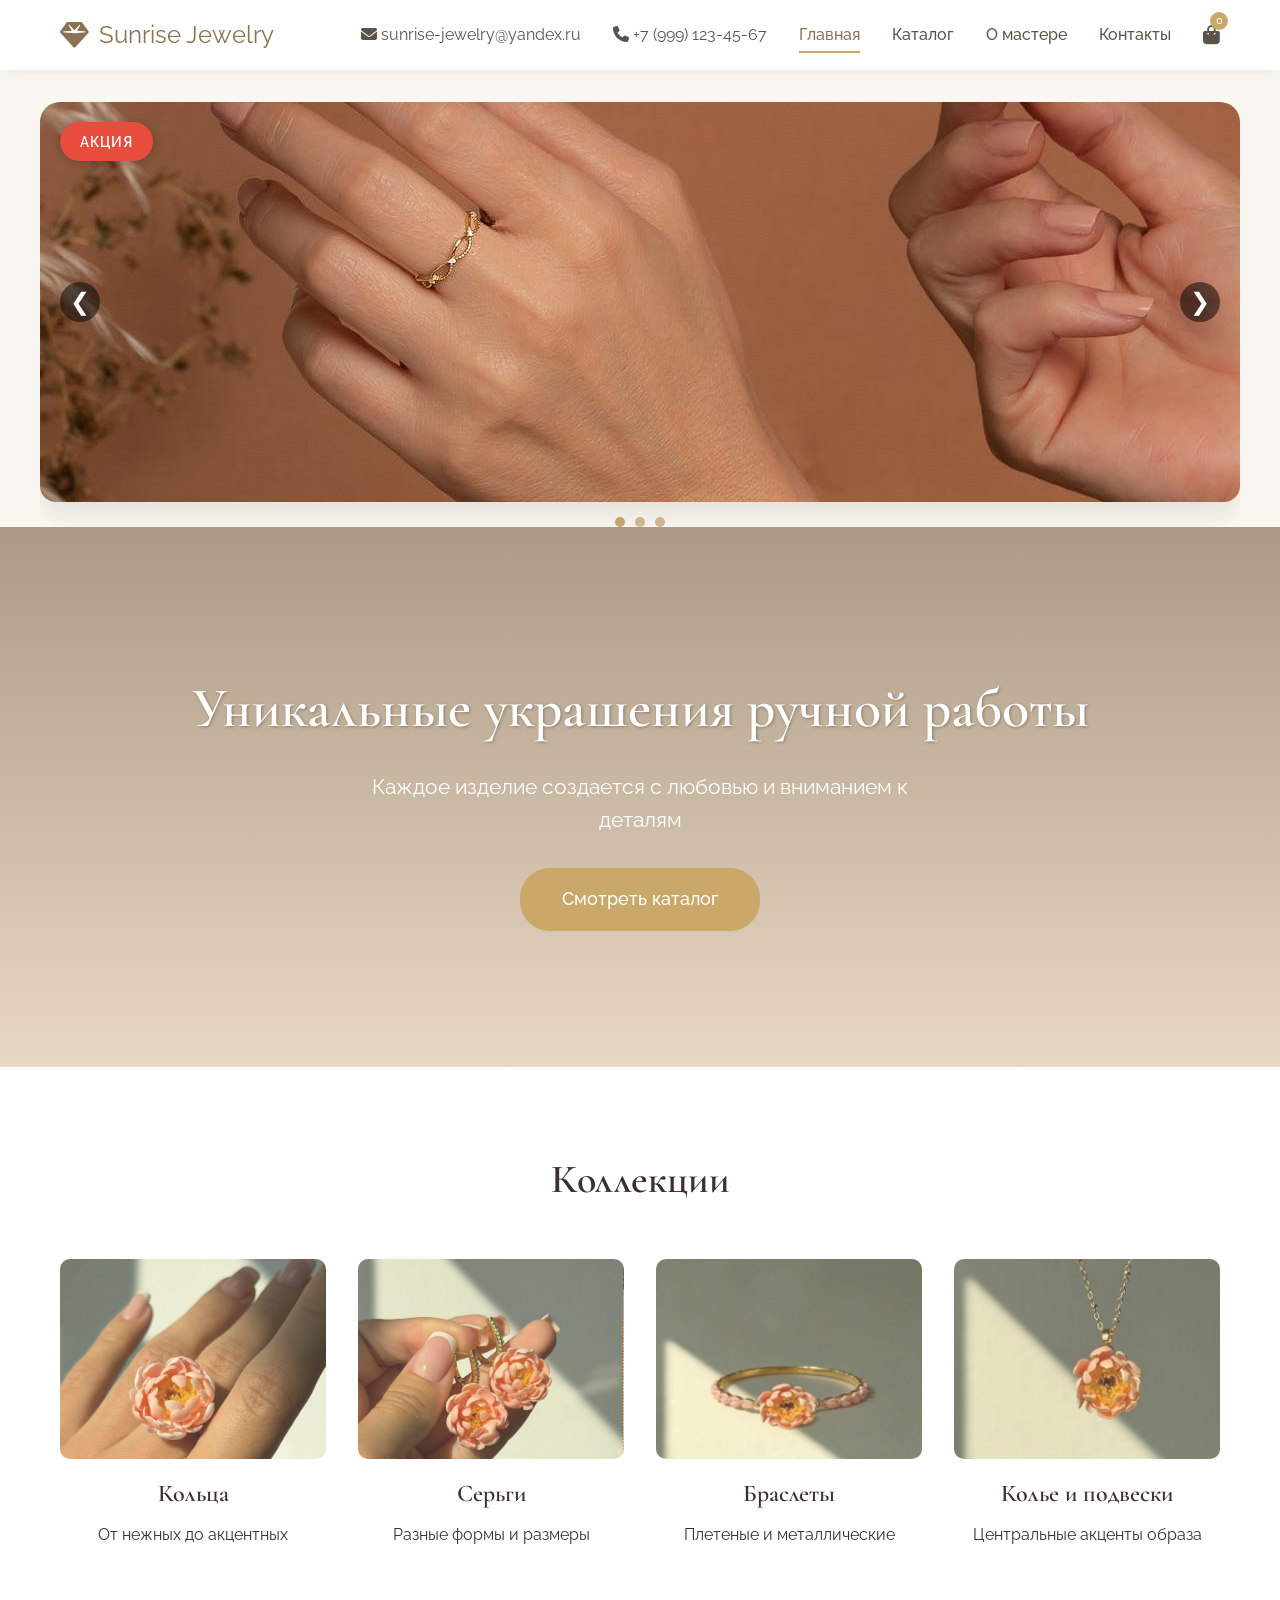
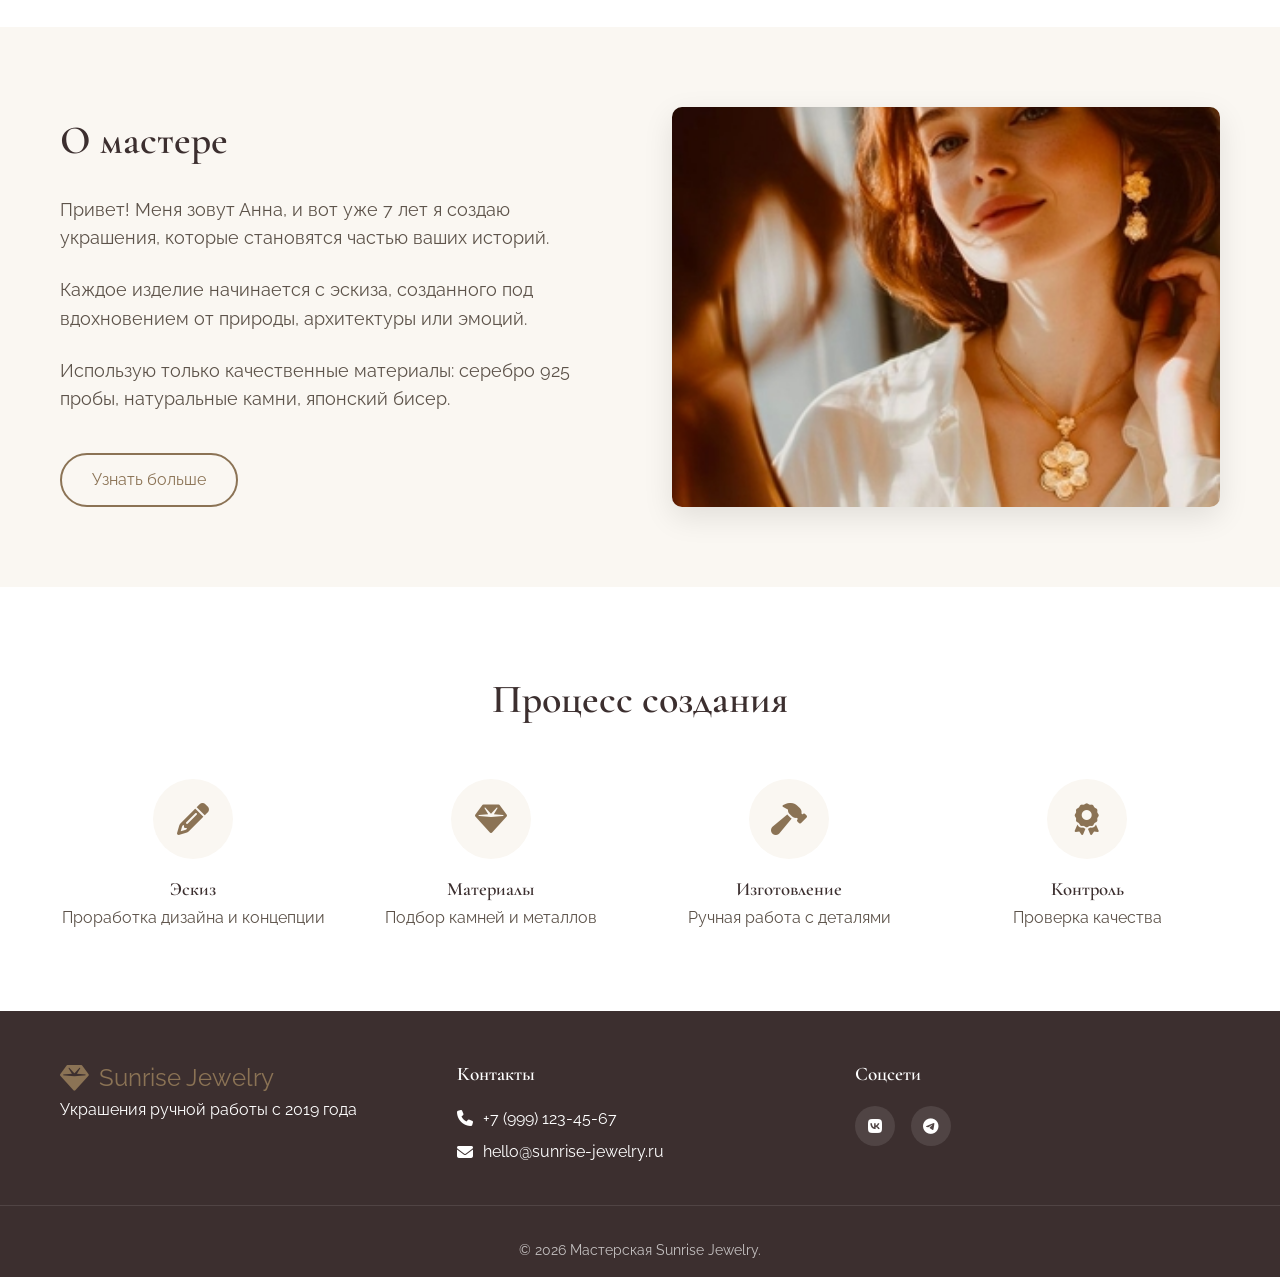
<file: index.html>
<!DOCTYPE html>
<html lang="ru">
<head>
    <meta charset="UTF-8">
    <meta name="viewport" content="width=device-width, initial-scale=1.0">
    <title>Sunrise Jewelry - Украшения ручной работы</title>
    <link rel="stylesheet" href="style.css">
    <link rel="stylesheet" href="https://cdnjs.cloudflare.com/ajax/libs/font-awesome/6.4.0/css/all.min.css">
    <link href="https://fonts.googleapis.com/css2?family=Cormorant+Garamond:wght@400;600&family=Raleway:wght@300;400;500&display=swap" rel="stylesheet">
</head>
<body>
    <!-- Навигация -->
    <nav class="navbar">
        <div class="container">
            <div class="logo">
                <i class="fas fa-gem"></i>
                <span>Sunrise Jewelry</span>
            </div>
            <div class="nav-links">
		<p><i class="fas fa-envelope"></i>  sunrise-jewelry@yandex.ru
		<p><i class="fas fa-phone"></i> +7 (999) 123-45-67</p>
                <a href="index.html" class="active">Главная</a>
                <a href="catalog.html">Каталог</a>
                <a href="about.html">О мастере</a>
                <a href="contacts.html">Контакты</a>
                <a href="cart.html" class="cart-btn">
                    <i class="fas fa-shopping-bag"></i>
                    <span class="cart-count" id="cart-count">0</span>
                </a>
            </div>
        </div>
    </nav>
<!-- Слайдер -->
<section class="slider-container">
    <a href="catalog.html?sale=true" style="text-decoration: none; display: block;">
        <div class="slider">
            <div class="slider-wrapper">
                <div class="slide">
                    <img src="img/10.jpg" alt="Украшение 1">
                    <div class="slider-badge">Акция</div>
                </div>
                <div class="slide">
                    <img src="img/11.jpg" alt="Украшение 2">
                    <div class="slider-badge">Акция</div>
                </div>
                <div class="slide">
                    <img src="img/12.jpg" alt="Украшение 3">
                    <div class="slider-badge">Акция</div>
                </div>
            </div>
            <button class="slider-btn prev">&#10094;</button>
            <button class="slider-btn next">&#10095;</button>
        </div>
    </a>
    <div class="slider-dots"></div>
</section>
    <!-- Герой-секция -->
    <header class="hero">
        <div class="hero-overlay">
            <div class="container">
                <h1>Уникальные украшения ручной работы</h1>
                <p>Каждое изделие создается с любовью и вниманием к деталям</p>
                <a href="catalog.html" class="btn-hero">Смотреть каталог</a>
            </div>
        </div>
    </header>

    <!-- Категории -->
    <section class="categories">
        <div class="container">
            <h2>Коллекции</h2>
            <div class="categories-grid">
                <a href="catalog.html?category=rings" class="category-card">
                    <div class="category-img rings"></div>
                    <h3>Кольца</h3>
                    <p>От нежных до акцентных</p>
                </a>
                <a href="catalog.html?category=earrings" class="category-card">
                    <div class="category-img earrings"></div>
                    <h3>Серьги</h3>
                    <p>Разные формы и размеры</p>
                </a>
                <a href="catalog.html?category=bracelets" class="category-card">
                    <div class="category-img bracelets"></div>
                    <h3>Браслеты</h3>
                    <p>Плетеные и металлические</p>
                </a>
                <a href="catalog.html?category=necklaces" class="category-card">
                    <div class="category-img necklaces"></div>
                    <h3>Колье и подвески</h3>
                    <p>Центральные акценты образа</p>
                </a>
            </div>
        </div>
    </section>

    <!-- О мастере -->
    <section class="about">
        <div class="container">
            <div class="about-content">
                <div class="about-text">
                    <h2>О мастере</h2>
                    <p>Привет! Меня зовут Анна, и вот уже 7 лет я создаю украшения, которые становятся частью ваших историй.</p>
                    <p>Каждое изделие начинается с эскиза, созданного под вдохновением от природы, архитектуры или эмоций.</p>
                    <p>Использую только качественные материалы: серебро 925 пробы, натуральные камни, японский бисер.</p>
                    <a href="about.html" class="btn-about">Узнать больше</a>
                </div>
                <div class="about-image">
                    <img src="img/1.jpg" alt="Фото мастера" style="width:100%; height:100%; object-fit:cover; border-radius:10px;">
                </div>
            </div>
        </div>
    </section>

    <!-- Процесс создания -->
    <section class="process">
        <div class="container">
            <h2>Процесс создания</h2>
            <div class="process-steps">
                <div class="step">
                    <div class="step-icon">
                        <i class="fas fa-pencil-alt"></i>
                    </div>
                    <h3>Эскиз</h3>
                    <p>Проработка дизайна и концепции</p>
                </div>
                <div class="step">
                    <div class="step-icon">
                        <i class="fas fa-gem"></i>
                    </div>
                    <h3>Материалы</h3>
                    <p>Подбор камней и металлов</p>
                </div>
                <div class="step">
                    <div class="step-icon">
                        <i class="fas fa-hammer"></i>
                    </div>
                    <h3>Изготовление</h3>
                    <p>Ручная работа с деталями</p>
                </div>
                <div class="step">
                    <div class="step-icon">
                        <i class="fas fa-award"></i>
                    </div>
                    <h3>Контроль</h3>
                    <p>Проверка качества</p>
                </div>
            </div>
        </div>
    </section>

    <!-- Футер -->
    <footer>
        <div class="container">
            <div class="footer-content">
                <div class="footer-section">
                    <div class="logo">
                        <i class="fas fa-gem"></i>
                        <span>Sunrise Jewelry</span>
                    </div>
                    <p>Украшения ручной работы с 2019 года</p>
                </div>
                <div class="footer-section">
                    <h4>Контакты</h4>
                    <p><i class="fas fa-phone"></i> +7 (999) 123-45-67</p>
                    <p><i class="fas fa-envelope"></i> hello@sunrise-jewelry.ru</p>
                </div>
                <div class="footer-section">
                    <h4>Соцсети</h4>
                    <div class="social-links">
                        <a href="https://vk.com/sterlitamak_adm"><i class="fab fa-vk"></i></a>
                        <a href="https://t.me/sterlitamakadm"><i class="fab fa-telegram"></i></a>
                    </div>
                </div>
                </div>
            </div>
            <div class="footer-bottom">
                <p>&copy; 2026 Мастерская Sunrise Jewelry.</p>
            </div>
        </div>
    </footer>

    <script src="index.js"></script>
</body>
</html>
</file>
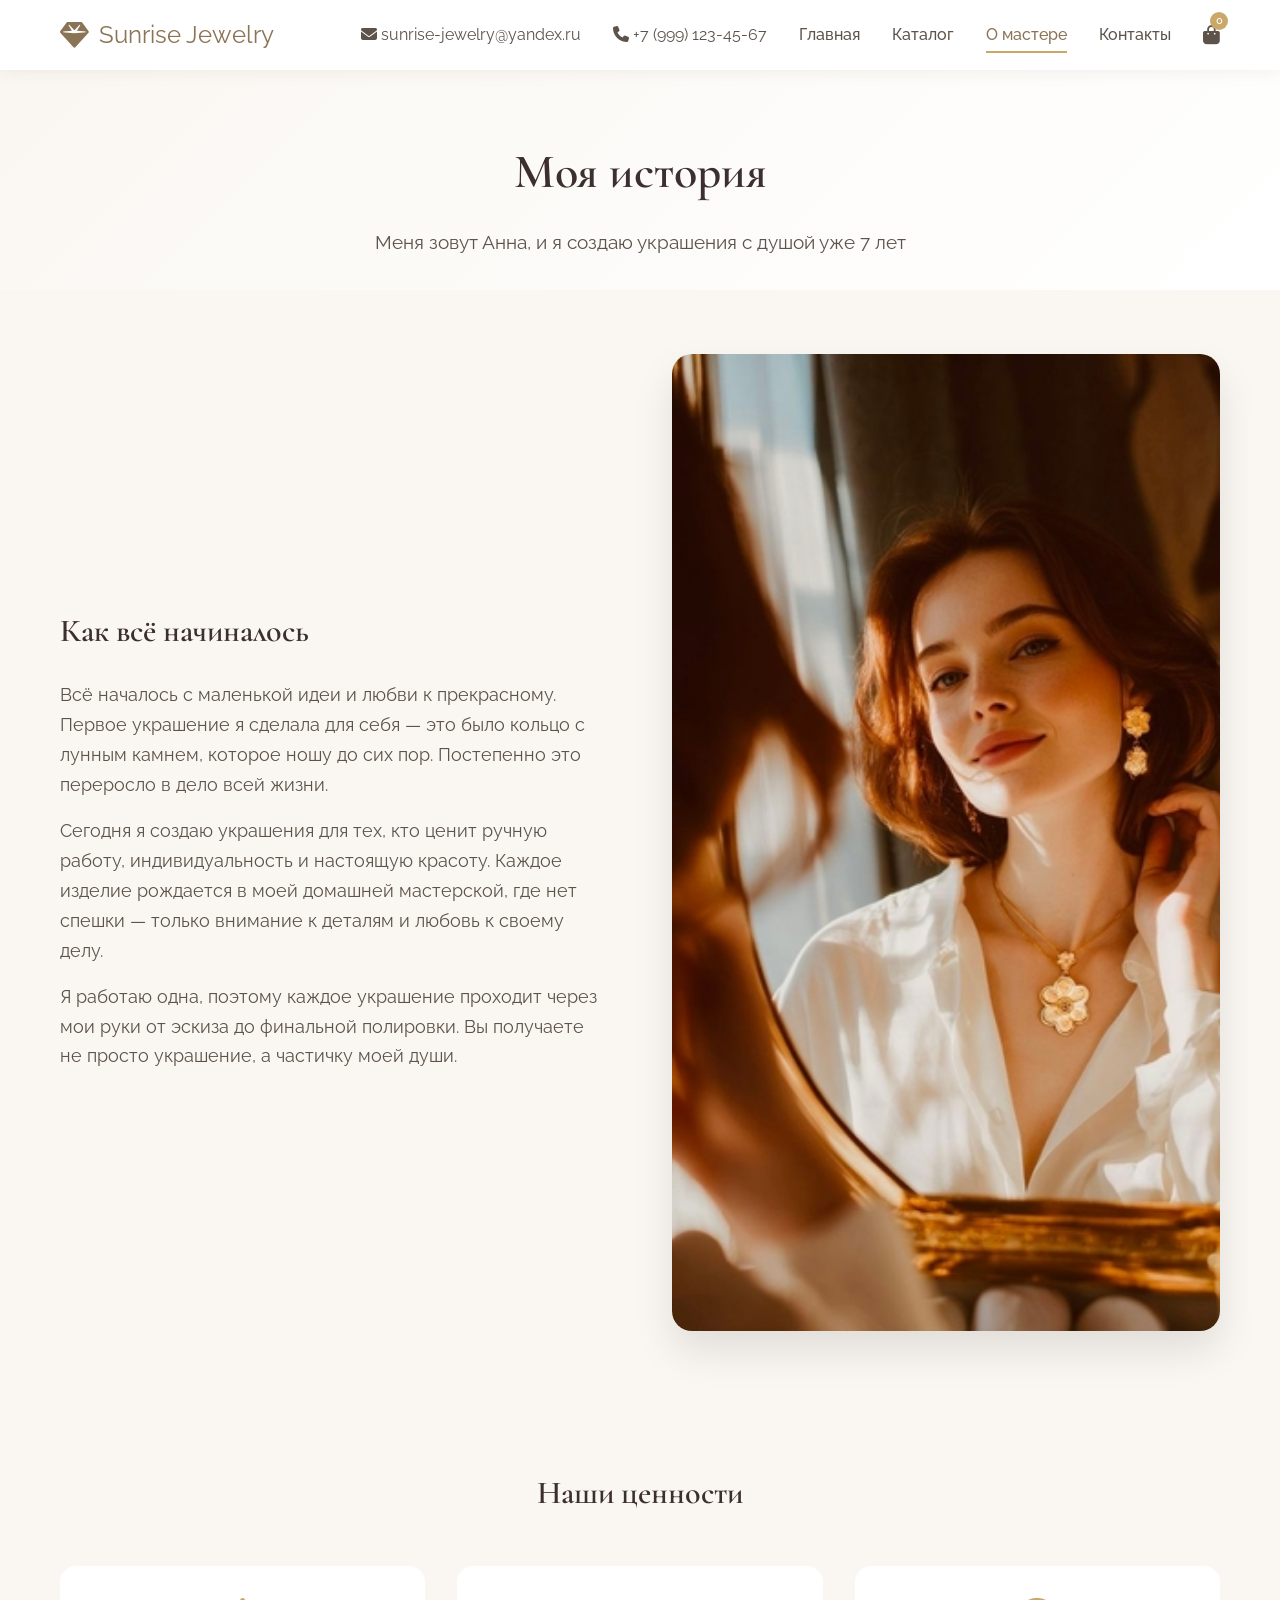
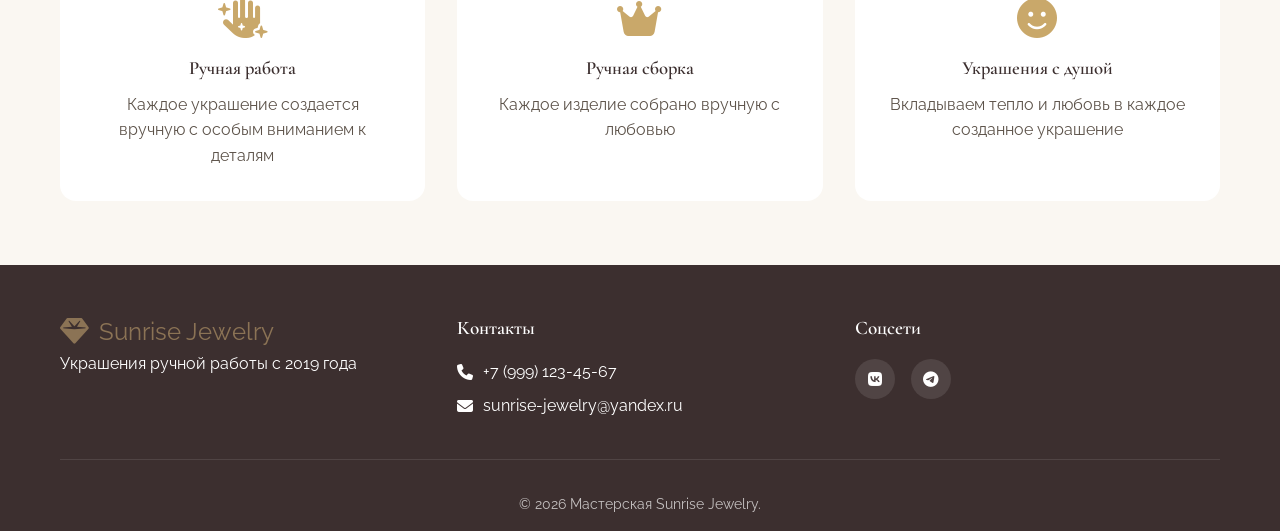
<file: about.html>
<!DOCTYPE html>
<html lang="ru">
<head>
    <meta charset="UTF-8">
    <meta name="viewport" content="width=device-width, initial-scale=1.0">
    <title>О мастере - Sunrise Jewelry</title>
    <link rel="stylesheet" href="style.css">
    <link rel="stylesheet" href="https://cdnjs.cloudflare.com/ajax/libs/font-awesome/6.4.0/css/all.min.css">
    <link href="https://fonts.googleapis.com/css2?family=Cormorant+Garamond:wght@400;600&family=Raleway:wght@300;400;500&display=swap" rel="stylesheet">
</head>
<body>
    <nav class="navbar">
        <div class="container">
            <div class="logo">
                <i class="fas fa-gem"></i>
                <span>Sunrise Jewelry</span>
            </div>
            <div class="nav-links">
		<p><i class="fas fa-envelope"></i>  sunrise-jewelry@yandex.ru
		<p><i class="fas fa-phone"></i> +7 (999) 123-45-67</p>
                <a href="index.html">Главная</a>
                <a href="catalog.html">Каталог</a>
                <a href="about.html" class="active">О мастере</a>
                <a href="contacts.html">Контакты</a>
                <a href="cart.html" class="cart-btn">
                    <i class="fas fa-shopping-bag"></i>
                    <span class="cart-count" id="cart-count">0</span>
                </a>
            </div>
        </div>
    </nav>

    <section class="about-hero">
        <div class="container">
            <h1>Моя история</h1>
            <p>Меня зовут Анна, и я создаю украшения с душой уже 7 лет</p>
        </div>
    </section>

    <section class="about-story">
        <div class="container">
            <div class="story-content">
                <div class="story-text">
                    <h2>Как всё начиналось</h2>
                    <p>Всё началось с маленькой идеи и любви к прекрасному. Первое украшение я сделала для себя — это было кольцо с лунным камнем, которое ношу до сих пор. Постепенно это переросло в дело всей жизни.</p>
                    <p>Сегодня я создаю украшения для тех, кто ценит ручную работу, индивидуальность и настоящую красоту. Каждое изделие рождается в моей домашней мастерской, где нет спешки — только внимание к деталям и любовь к своему делу.</p>
                    <p>Я работаю одна, поэтому каждое украшение проходит через мои руки от эскиза до финальной полировки. Вы получаете не просто украшение, а частичку моей души.</p>
                </div>
                <div class="story-image">
                    <img src="img/1.jpg" alt="Анна, мастер украшений">
                </div>
            </div>
        </div>
    </section>

    <section class="values">
        <div class="container">
            <h2>Наши ценности</h2>
            <div class="values-grid">
                <div class="value-card">
                    <i class="fas fa-hand-sparkles"></i>
                    <h3>Ручная работа</h3>
                    <p>Каждое украшение создается вручную с особым вниманием к деталям</p>
                </div>
                <div class="value-card">
                    <i class="fas fa-crown"></i>
                    <h3>Ручная сборка</h3>
                    <p>Каждое изделие собрано вручную с любовью</p>
                </div>
                <div class="value-card">
    		<i class="fas fa-smile"></i>
   		 <h3>Украшения с душой</h3>
 		   <p>Вкладываем тепло и любовь в каждое созданное украшение</p>
		</div>
            </div>
        </div>
    </section>

    <footer>
        <div class="container">
            <div class="footer-content">
                <div class="footer-section">
                    <div class="logo">
                        <i class="fas fa-gem"></i>
                        <span>Sunrise Jewelry</span>
                    </div>
                    <p>Украшения ручной работы с 2019 года</p>
                </div>
                <div class="footer-section">
                    <h4>Контакты</h4>
                    <p><i class="fas fa-phone"></i> +7 (999) 123-45-67</p>
                    <p><i class="fas fa-envelope"></i> sunrise-jewelry@yandex.ru</p>
                </div>
                <div class="footer-section">
                    <h4>Соцсети</h4>
                    <div class="social-links">
                        <a href="https://vk.com/sterlitamak_adm"><i class="fab fa-vk"></i></a>
                        <a href="https://t.me/sterlitamakadm"><i class="fab fa-telegram"></i></a>
                    </div>
                </div>
            </div>
            <div class="footer-bottom">
                <p>&copy; 2026 Мастерская Sunrise Jewelry.</p>
            </div>
        </div>
    </footer>

    <script src="index.js"></script>
</body>
</html>
</file>
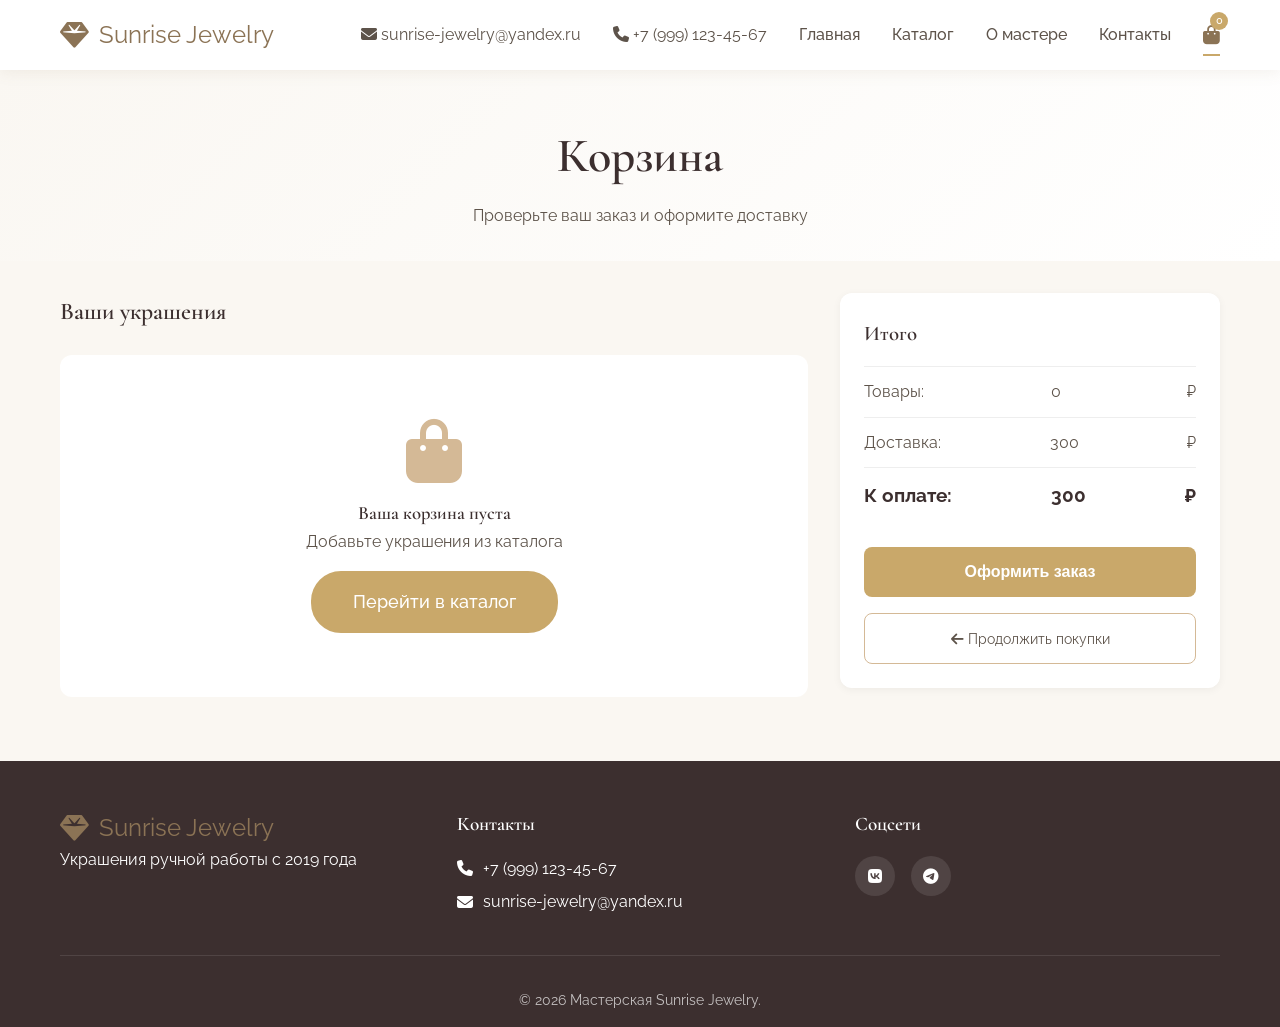
<file: cart.html>
<!DOCTYPE html>
<html lang="ru">
<head>
    <meta charset="UTF-8">
    <meta name="viewport" content="width=device-width, initial-scale=1.0">
    <title>Корзина - Sunrise Jewelry</title>
    <link rel="stylesheet" href="style.css">
    <link rel="stylesheet" href="https://cdnjs.cloudflare.com/ajax/libs/font-awesome/6.4.0/css/all.min.css">
    <link href="https://fonts.googleapis.com/css2?family=Cormorant+Garamond:wght@400;600&family=Raleway:wght@300;400;500&display=swap" rel="stylesheet">
</head>
<body>
    <!-- Навигация -->
    <nav class="navbar">
        <div class="container">
            <div class="logo">
                <i class="fas fa-gem"></i>
                <span>Sunrise Jewelry</span>
            </div>
            <div class="nav-links">
                <p><i class="fas fa-envelope"></i>  sunrise-jewelry@yandex.ru</p>
                <p><i class="fas fa-phone"></i> +7 (999) 123-45-67</p>
                <a href="index.html">Главная</a>
                <a href="catalog.html">Каталог</a>
                <a href="about.html">О мастере</a>
                <a href="contacts.html">Контакты</a>
                <a href="cart.html" class="cart-btn active">
                    <i class="fas fa-shopping-bag"></i>
                    <span class="cart-count" id="cart-count">0</span>
                </a>
            </div>
        </div>
    </nav>

    <!-- Заголовок -->
    <section class="cart-header">
        <div class="container">
            <h1>Корзина</h1>
            <p>Проверьте ваш заказ и оформите доставку</p>
        </div>
    </section>

    <!-- Основной контент корзины -->
    <section class="cart-section">
        <div class="container">
            <div class="cart-layout">
                <!-- Левая колонка: Товары в корзине -->
                <div class="cart-items">
                    <h2>Ваши украшения</h2>
                    <div id="cart-items-container">
                        <div class="loader">
                            <i class="fas fa-spinner fa-spin"></i>
                            <p>Загрузка корзины...</p>
                        </div>
                    </div>
                </div>

                <!-- Правая колонка: Итого и оформление -->
                <div class="cart-summary">
                    <h2>Итого</h2>
                    <div class="summary-details">
                        <div class="summary-row">
                            <span>Товары:</span>
                            <span id="subtotal">0</span> ₽
                        </div>
                        <div class="summary-row">
                            <span>Доставка:</span>
                            <span>300</span> ₽
                        </div>
                        <div class="summary-row total">
                            <span>К оплате:</span>
                            <span id="total">0</span> ₽
                        </div>
                    </div>
                    <button class="btn-checkout" id="checkout-btn">Оформить заказ</button>
                    <a href="catalog.html" class="btn-continue">
                        <i class="fas fa-arrow-left"></i> Продолжить покупки
                    </a>
                </div>
            </div>
        </div>
    </section>

    <!-- Форма оформления заказа (изначально скрыта) -->
    <div id="order-modal" class="modal" style="display: none;">
        <div class="modal-content">
            <span class="close-modal">&times;</span>
            <h2>Оформление заказа</h2>
            
            <!-- ФОРМА ОТПРАВЛЯЕТ ДАННЫЕ НА cart.php (ЛОКАЛЬНЫЙ СЕРВЕР) -->
            <form action="cart.php" method="POST">
                <div class="form-group">
                    <label>Ваше имя *</label>
                    <input type="text" name="name" required>
                </div>
                <div class="form-group">
                    <label>Телефон *</label>
                    <input type="tel" name="phone" required 
                           pattern="[0-9]{11}" 
                           maxlength="11"
                           title="Введите 11 цифр без пробелов">
                </div>
                <div class="form-group">
                    <label>Email *</label>
                    <input type="email" name="email" required>
                </div>
                <div class="form-group">
                    <label>Адрес доставки *</label>
                    <input type="text" name="address" required>
                </div>
                <div class="form-group">
                    <label>Комментарий к заказу</label>
                    <textarea name="comment" rows="3"></textarea>
                </div>
                
                <!-- Скрытые поля для состава заказа -->
                <input type="hidden" name="order_items" id="order-items-hidden">
                <input type="hidden" name="total" id="total-hidden">
                <!-- ДОБАВЛЕННОЕ СКРЫТОЕ ПОЛЕ ДЛЯ КОРЗИНЫ -->
                <input type="hidden" name="cart_items" id="cart-items-json">
                
                <button type="submit" class="btn-submit">Отправить заказ</button>
            </form>
            <div id="form-message" style="display: none;"></div>
        </div>
    </div>

    <!-- Футер -->
    <footer>
        <div class="container">
            <div class="footer-content">
                <div class="footer-section">
                    <div class="logo">
                        <i class="fas fa-gem"></i>
                        <span>Sunrise Jewelry</span>
                    </div>
                    <p>Украшения ручной работы с 2019 года</p>
                </div>
                <div class="footer-section">
                    <h4>Контакты</h4>
                    <p><i class="fas fa-phone"></i> +7 (999) 123-45-67</p>
                    <p><i class="fas fa-envelope"></i> sunrise-jewelry@yandex.ru</p>
                </div>
                <div class="footer-section">
                    <h4>Соцсети</h4>
                    <div class="social-links">
                        <a href="https://vk.com/sterlitamak_adm"><i class="fab fa-vk"></i></a>
                        <a href="https://t.me/sterlitamakadm"><i class="fab fa-telegram"></i></a>
                    </div>
                </div>
            </div>
            <div class="footer-bottom">
                <p>&copy; 2026 Мастерская Sunrise Jewelry.</p>
            </div>
        </div>
    </footer>

    <script src="cart.js"></script>
</body>
</html>
</file>
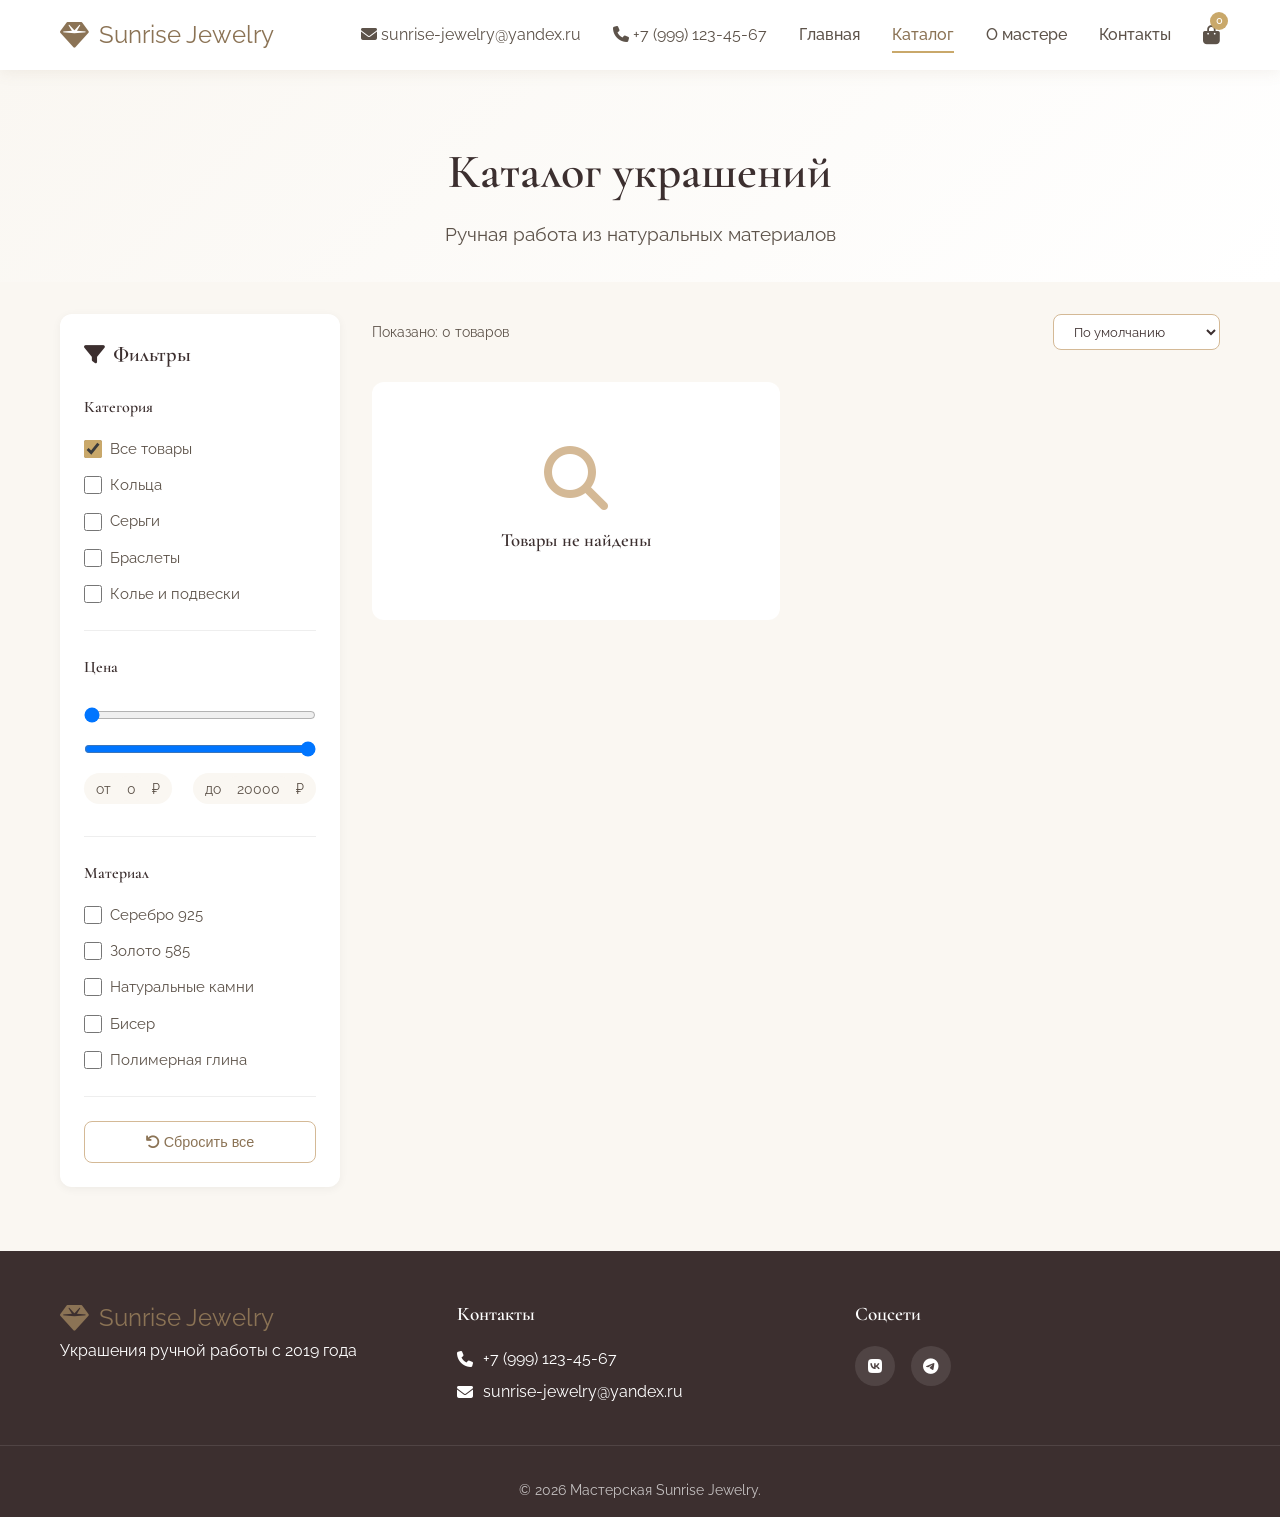
<file: catalog.html>
<!DOCTYPE html>
<html lang="ru">
<head>
    <meta charset="UTF-8">
    <meta name="viewport" content="width=device-width, initial-scale=1.0">
    <title>Каталог украшений - Sunrise Jewelry</title>
    <link rel="stylesheet" href="style.css">
    <link rel="stylesheet" href="https://cdnjs.cloudflare.com/ajax/libs/font-awesome/6.4.0/css/all.min.css">
    <link href="https://fonts.googleapis.com/css2?family=Cormorant+Garamond:wght@400;600&family=Raleway:wght@300;400;500&display=swap" rel="stylesheet">
</head>
<body>
    <!-- Навигация -->
    <nav class="navbar">
        <div class="container">
            <div class="logo">
                <i class="fas fa-gem"></i>
                <span>Sunrise Jewelry</span>
            </div>
            <div class="nav-links">
		<p><i class="fas fa-envelope"></i>  sunrise-jewelry@yandex.ru
		<p><i class="fas fa-phone"></i> +7 (999) 123-45-67</p>
                <a href="index.html">Главная</a>
                <a href="catalog.html" class="active">Каталог</a>
                <a href="about.html">О мастере</a>
                <a href="contacts.html">Контакты</a>
                <a href="cart.html" class="cart-btn">
                    <i class="fas fa-shopping-bag"></i>
                    <span class="cart-count" id="cart-count">0</span>
                </a>
            </div>
        </div>
    </nav>

    <!-- Заголовок каталога -->
    <section class="catalog-header">
        <div class="container">
            <h1>Каталог украшений</h1>
            <p>Ручная работа из натуральных материалов</p>
        </div>
    </section>

    <!-- Каталог с фильтрацией -->
    <section class="catalog-section">
        <div class="container">
            <div class="catalog-layout">
                <!-- Боковая панель с фильтрами -->
                <aside class="filters-sidebar">
                    <h3><i class="fas fa-filter"></i> Фильтры</h3>
                    
                    <!-- Фильтр по категориям -->
                    <div class="filter-group">
                        <h4>Категория</h4>
                        <div class="filter-options">
                            <label class="filter-checkbox">
                                <input type="checkbox" value="all" checked class="category-filter" id="filter-all">
                                <span>Все товары</span>
                            </label>
                            <label class="filter-checkbox">
                                <input type="checkbox" value="rings" class="category-filter">
                                <span>Кольца</span>
                            </label>
                            <label class="filter-checkbox">
                                <input type="checkbox" value="earrings" class="category-filter">
                                <span>Серьги</span>
                            </label>
                            <label class="filter-checkbox">
                                <input type="checkbox" value="bracelets" class="category-filter">
                                <span>Браслеты</span>
                            </label>
                            <label class="filter-checkbox">
                                <input type="checkbox" value="necklaces" class="category-filter">
                                <span>Колье и подвески</span>
                            </label>
                        </div>
                    </div>

                    <!-- Фильтр по цене -->
                    <div class="filter-group">
                        <h4>Цена</h4>
                        <div class="price-range">
                            <input type="range" id="price-min" min="0" max="20000" step="500" value="0">
                            <input type="range" id="price-max" min="0" max="20000" step="500" value="20000">
                            <div class="price-values">
                                <span>от <span id="min-price-val">0</span> ₽</span>
                                <span>до <span id="max-price-val">20000</span> ₽</span>
                            </div>
                        </div>
                    </div>

                    <!-- Фильтр по материалу -->
                    <div class="filter-group">
                        <h4>Материал</h4>
                        <div class="filter-options">
                            <label class="filter-checkbox">
                                <input type="checkbox" value="silver" class="material-filter">
                                <span>Серебро 925</span>
                            </label>
                            <label class="filter-checkbox">
                                <input type="checkbox" value="gold" class="material-filter">
                                <span>Золото 585</span>
                            </label>
                            <label class="filter-checkbox">
                                <input type="checkbox" value="stone" class="material-filter">
                                <span>Натуральные камни</span>
                            </label>
                            <label class="filter-checkbox">
                                <input type="checkbox" value="beads" class="material-filter">
                                <span>Бисер</span>
                            </label>
			<label class="filter-checkbox">
            		<input type="checkbox" value="polymer" class="material-filter">
            		<span>Полимерная глина</span>
       			 </label>
                        </div>
                    </div>

                    <button class="btn-reset-filters" id="reset-filters">
                        <i class="fas fa-undo"></i> Сбросить все
                    </button>
                </aside>

                <!-- Сетка товаров -->
                <div class="products-container">
                    <div class="products-header">
                        <p class="products-count" id="products-count">Показано: 0 товаров</p>
                        <select id="sort-select" class="sort-select">
                            <option value="default">По умолчанию</option>
                            <option value="price-asc">Сначала дешевле</option>
                            <option value="price-desc">Сначала дороже</option>
                            <option value="name-asc">По названию (А-Я)</option>
                        </select>
                    </div>

                    <div class="products-grid" id="catalog-products">
                        <div class="loader">
                            <i class="fas fa-spinner fa-spin"></i>
                            <p>Загрузка украшений...</p>
                        </div>
                    </div>
                </div>
            </div>
        </div>
    </section>

    <!-- Футер -->
    <footer>
        <div class="container">
            <div class="footer-content">
                <div class="footer-section">
                    <div class="logo">
                        <i class="fas fa-gem"></i>
                        <span>Sunrise Jewelry</span>
                    </div>
                    <p>Украшения ручной работы с 2019 года</p>
                </div>
                <div class="footer-section">
                    <h4>Контакты</h4>
                    <p><i class="fas fa-phone"></i> +7 (999) 123-45-67</p>
                    <p><i class="fas fa-envelope"></i>  sunrise-jewelry@yandex.ru</p>
                </div>
                <div class="footer-section">
                    <h4>Соцсети</h4>
                    <div class="social-links">                     
                        <a href="https://vk.com/sterlitamak_adm"><i class="fab fa-vk"></i></a>
                        <a href="https://t.me/sterlitamakadm"><i class="fab fa-telegram"></i></a>
                    </div>
                </div>
                </div>
            </div>
            <div class="footer-bottom">
                <p>&copy; 2026 Мастерская Sunrise Jewelry.</p>
            </div>
        </div>
    </footer>

    <script src="catalog.js"></script>
</body>
</html>
</file>
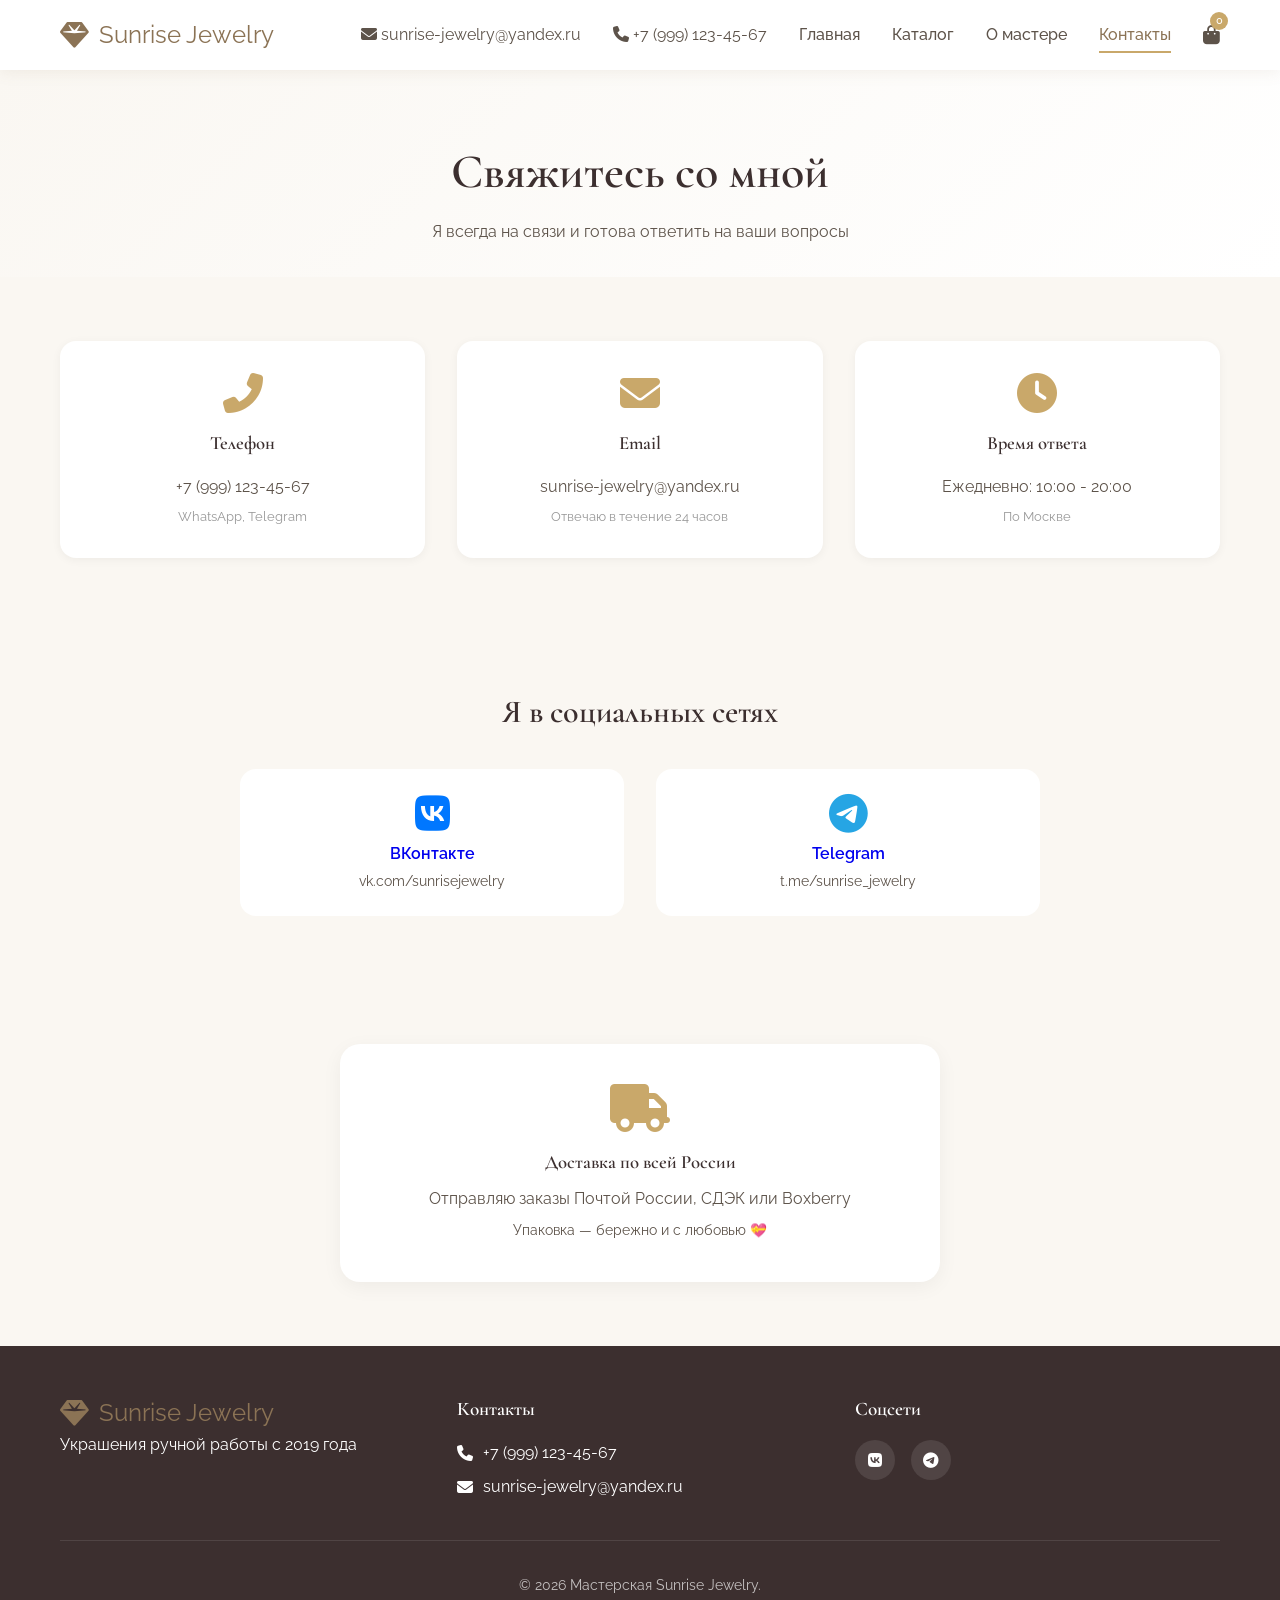
<file: contacts.html>
<!DOCTYPE html>
<html lang="ru">
<head>
    <meta charset="UTF-8">
    <meta name="viewport" content="width=device-width, initial-scale=1.0">
    <title>Контакты - Sunrise Jewelry</title>
    <link rel="stylesheet" href="style.css">
    <link rel="stylesheet" href="https://cdnjs.cloudflare.com/ajax/libs/font-awesome/6.4.0/css/all.min.css">
    <link href="https://fonts.googleapis.com/css2?family=Cormorant+Garamond:wght@400;600&family=Raleway:wght@300;400;500&display=swap" rel="stylesheet">
</head>
<body>
    <!-- Навигация -->
    <nav class="navbar">
        <div class="container">
            <div class="logo">
                <i class="fas fa-gem"></i>
                <span>Sunrise Jewelry</span>
            </div>
            <div class="nav-links">
		<p><i class="fas fa-envelope"></i>  sunrise-jewelry@yandex.ru
		<p><i class="fas fa-phone"></i> +7 (999) 123-45-67</p>
                <a href="index.html">Главная</a>
                <a href="catalog.html">Каталог</a>
                <a href="about.html">О мастере</a>
                <a href="contacts.html" class="active">Контакты</a>
                <a href="cart.html" class="cart-btn">
                    <i class="fas fa-shopping-bag"></i>
                    <span class="cart-count" id="cart-count">0</span>
                </a>
            </div>
        </div>
    </nav>

    <!-- Герой-секция -->
    <section class="contacts-hero">
        <div class="container">
            <h1>Свяжитесь со мной</h1>
            <p>Я всегда на связи и готова ответить на ваши вопросы</p>
        </div>
    </section>

    <!-- Контактная информация -->
    <section class="contacts-info">
        <div class="container">
            <div class="contacts-grid">
                <div class="contact-card">
                    <i class="fas fa-phone-alt"></i>
                    <h3>Телефон</h3>
                    <p>+7 (999) 123-45-67</p>
                    <p class="small">WhatsApp, Telegram</p>
                </div>
                <div class="contact-card">
                    <i class="fas fa-envelope"></i>
                    <h3>Email</h3>
                    <p>sunrise-jewelry@yandex.ru</p>
                    <p class="small">Отвечаю в течение 24 часов</p>
                </div>
                <div class="contact-card">
                    <i class="fas fa-clock"></i>
                    <h3>Время ответа</h3>
                    <p>Ежедневно: 10:00 - 20:00</p>
                    <p class="small">По Москве</p>
                </div>
            </div>
        </div>
    </section>

    <!-- Социальные сети -->
    <section class="social-section">
        <div class="container">
            <h2>Я в социальных сетях</h2>
            <div class="social-grid">
                </a>
                <a href="https://vk.com/sterlitamak_adm" class="social-link vk">
                    <i class="fab fa-vk"></i>
                    <span>ВКонтакте</span>
                    <p>vk.com/sunrisejewelry</p>
                </a>
                <a href="https://t.me/sterlitamakadm" class="social-link telegram">
                    <i class="fab fa-telegram"></i>
                    <span>Telegram</span>
                    <p>t.me/sunrise_jewelry</p>
                </a>
            </div>
        </div>
    </section>

    <!-- Доставка -->
    <section class="delivery-info">
        <div class="container">
            <div class="delivery-card">
                <i class="fas fa-truck"></i>
                <h3>Доставка по всей России</h3>
                <p>Отправляю заказы Почтой России, СДЭК или Boxberry</p>
                <p class="small">Упаковка — бережно и с любовью 💝</p>
            </div>
        </div>
    </section>

    <!-- Футер -->
    <footer>
        <div class="container">
            <div class="footer-content">
                <div class="footer-section">
                    <div class="logo">
                        <i class="fas fa-gem"></i>
                        <span>Sunrise Jewelry</span>
                    </div>
                    <p>Украшения ручной работы с 2019 года</p>
                </div>
                <div class="footer-section">
                    <h4>Контакты</h4>
                    <p><i class="fas fa-phone"></i> +7 (999) 123-45-67</p>
                    <p><i class="fas fa-envelope"></i> sunrise-jewelry@yandex.ru</p>
                </div>
                <div class="footer-section">
                    <h4>Соцсети</h4>
                    <div class="social-links">
                        <a href="https://vk.com/sterlitamak_adm"><i class="fab fa-vk"></i></a>
                        <a href="https://t.me/sterlitamakadm"><i class="fab fa-telegram"></i></a>
                    </div>
                </div>
            </div>
            <div class="footer-bottom">
                <p>&copy; 2026 Мастерская Sunrise Jewelry.</p>
            </div>
        </div>
    </footer>

    <script src="index.js"></script>
</body>
</html>
</file>
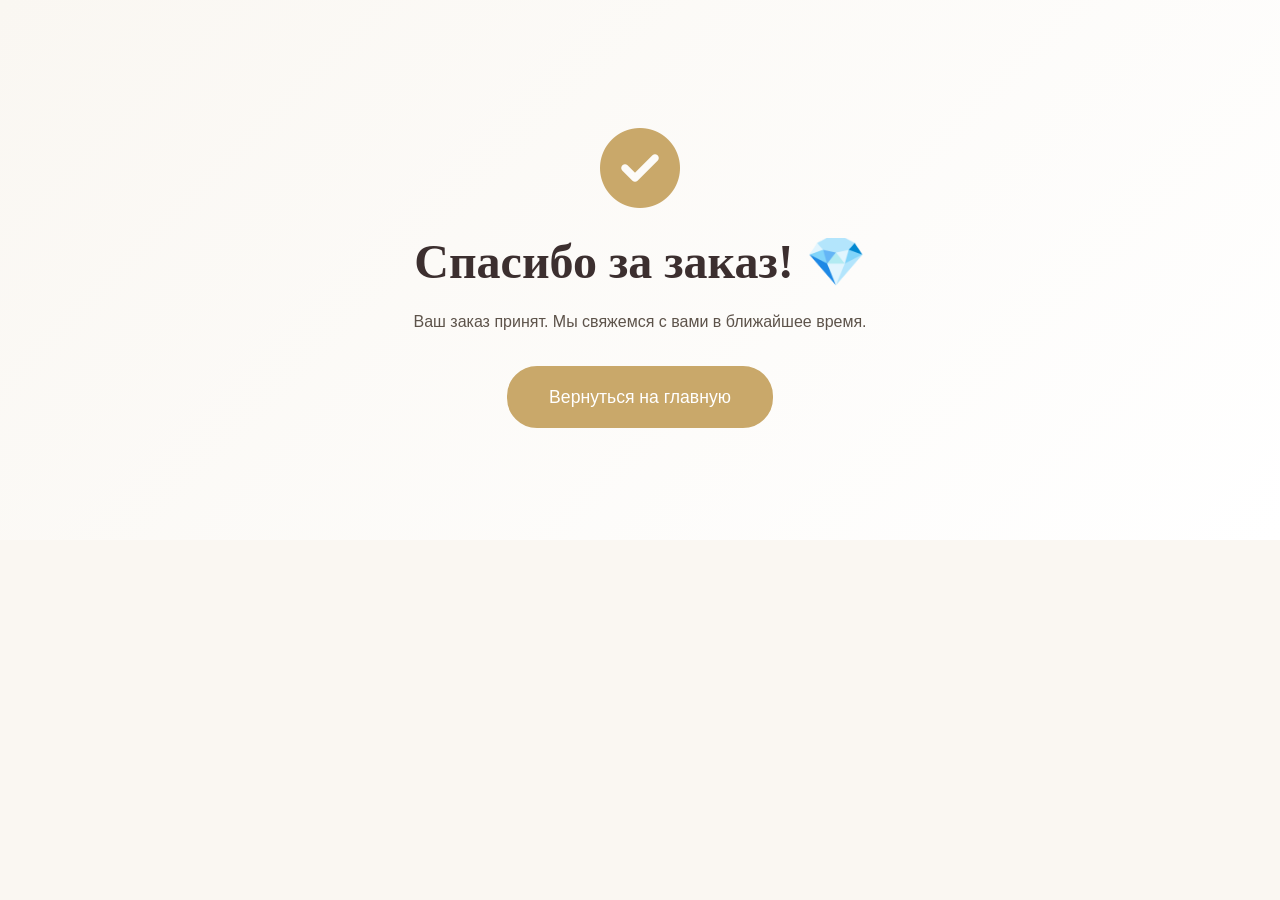
<file: thank-you.html>
<!DOCTYPE html>
<html lang="ru">
<head>
    <meta charset="UTF-8">
    <meta name="viewport" content="width=device-width, initial-scale=1.0">
    <title>Спасибо за заказ - Sunrise Jewelry</title>
    <link rel="stylesheet" href="style.css">
    <link rel="stylesheet" href="https://cdnjs.cloudflare.com/ajax/libs/font-awesome/6.4.0/css/all.min.css">
</head>
<body>
    <section class="cart-header" style="min-height: 60vh; display: flex; align-items: center;">
        <div class="container" style="text-align: center;">
            <i class="fas fa-check-circle" style="font-size: 5rem; color: var(--accent); margin-bottom: 1rem;"></i>
            <h1>Спасибо за заказ! 💎</h1>
            <p>Ваш заказ принят. Мы свяжемся с вами в ближайшее время.</p>
            <a href="index.html" class="btn-hero" style="margin-top: 2rem;">Вернуться на главную</a>
        </div>
    </section>
</body>
</html>
</file>
<file: style.css>
/* Основные стили для сайта украшений */
:root {
    --primary: #8B7355;       /* Коричневый */
    --secondary: #D4B996;     /* Бежевый */
    --accent: #C9A86A;        /* Золотистый */
    --light: #FAF7F2;         /* Светлый фон */
    --dark: #3C2F2F;          /* Темный текст */
    --text: #5D534A;          /* Основной текст */
}

* {
    margin: 0;
    padding: 0;
    box-sizing: border-box;
}

body {
    font-family: 'Raleway', sans-serif;
    color: var(--text);
    background-color: var(--light);
    line-height: 1.6;
}

h1, h2, h3, h4 {
    font-family: 'Cormorant Garamond', serif;
    font-weight: 600;
    color: var(--dark);
}

.container {
    max-width: 1200px;
    margin: 0 auto;
    padding: 0 20px;
}

/* Навигация */
.navbar {
    background-color: white;
    box-shadow: 0 2px 15px rgba(139, 115, 85, 0.1);
    position: sticky;
    top: 0;
    z-index: 1000;
    padding: 1rem 0;
}

.navbar .container {
    display: flex;
    justify-content: space-between;
    align-items: center;
}

.logo {
    display: flex;
    align-items: center;
    gap: 10px;
    font-size: 1.5rem;
    color: var(--primary);
    text-decoration: none;
}

.logo i {
    font-size: 1.8rem;
}

.nav-links {
    display: flex;
    gap: 2rem;
    align-items: center;
}

.nav-links a {
    text-decoration: none;
    color: var(--text);
    font-weight: 500;
    transition: color 0.3s;
    position: relative;
}

.nav-links a:hover,
.nav-links a.active {
    color: var(--primary);
}

.nav-links a.active::after {
    content: '';
    position: absolute;
    bottom: -5px;
    left: 0;
    width: 100%;
    height: 2px;
    background-color: var(--accent);
}

.cart-btn {
    position: relative;
    font-size: 1.2rem;
}

.cart-count {
    position: absolute;
    top: -8px;
    right: -8px;
    background: var(--accent);
    color: white;
    border-radius: 50%;
    width: 18px;
    height: 18px;
    font-size: 0.7rem;
    display: flex;
    align-items: center;
    justify-content: center;
}

/* Герой-секция */
.hero {
    height: 60vh;
    background: linear-gradient(rgba(139, 115, 85, 0.7), rgba(212, 185, 150, 0.5)),
                url('https://images.unsplash.com/photo-1535632066927-ab7c9ab60908?ixlib=rb-4.0.3&auto=format&fit=crop&w=1600&q=80');
    background-size: cover;
    background-position: center;
    display: flex;
    align-items: center;
    text-align: center;
    color: white;
}

.hero-overlay {
    width: 100%;
    padding: 2rem;
}

.hero h1 {
    font-size: 3.5rem;
    margin-bottom: 1rem;
    color: white;
    text-shadow: 1px 1px 3px rgba(0,0,0,0.3);
}

.hero p {
    font-size: 1.3rem;
    margin-bottom: 2rem;
    max-width: 600px;
    margin-left: auto;
    margin-right: auto;
}

.btn-hero {
    display: inline-block;
    background-color: var(--accent);
    color: white;
    padding: 15px 40px;
    text-decoration: none;
    border-radius: 30px;
    font-weight: 500;
    font-size: 1.1rem;
    transition: all 0.3s;
    border: 2px solid var(--accent);
}

.btn-hero:hover {
    background-color: transparent;
    color: white;
    transform: translateY(-3px);
    box-shadow: 0 5px 15px rgba(201, 168, 106, 0.4);
}

/* Категории */
.categories {
    padding: 5rem 0;
    background-color: white;
}

.categories h2 {
    text-align: center;
    margin-bottom: 3rem;
    font-size: 2.5rem;
}

.categories-grid {
    display: grid;
    grid-template-columns: repeat(auto-fit, minmax(250px, 1fr));
    gap: 2rem;
}

.category-card {
    text-align: center;
    transition: transform 0.3s;
}

.category-card:hover {
    transform: translateY(-10px);
}

.category-img {
    height: 200px;
    background-color: var(--light);
    border-radius: 10px;
    margin-bottom: 1rem;
    display: flex;
    align-items: center;
    justify-content: center;
    position: relative;
    overflow: hidden;
}

.category-img::before {
    content: '';
    position: absolute;
    width: 100%;
    height: 100%;
    background-size: cover;
    opacity: 0.8;
}

.category-img.rings::before {
    background-image: url('img/5.jpg');
}

.category-img.earrings::before {
    background-image: url('img/3.jpg');
}

.category-img.bracelets::before {
    background-image: url('img/2.jpg');
}

.category-img.necklaces::before {
    background-image: url('img/4.jpg');
}

.category-card h3 {
    margin-bottom: 0.5rem;
    font-size: 1.5rem;
}

/* О мастере */
.about {
    padding: 5rem 0;
    background-color: var(--light);
}

.about-content {
    display: grid;
    grid-template-columns: 1fr 1fr;
    gap: 4rem;
    align-items: center;
}

.about-text h2 {
    font-size: 2.5rem;
    margin-bottom: 1.5rem;
}

.about-text p {
    margin-bottom: 1.5rem;
    font-size: 1.1rem;
}

.btn-about {
    display: inline-block;
    padding: 12px 30px;
    background-color: transparent;
    color: var(--primary);
    border: 2px solid var(--primary);
    text-decoration: none;
    border-radius: 30px;
    margin-top: 1rem;
    transition: all 0.3s;
}

.btn-about:hover {
    background-color: var(--primary);
    color: white;
}

.about-image {
    height: 400px;
    background-color: white;
    border-radius: 10px;
    display: flex;
    align-items: center;
    justify-content: center;
    box-shadow: 0 10px 30px rgba(0,0,0,0.1);
}

.placeholder-image {
    text-align: center;
    color: var(--secondary);
}

.placeholder-image i {
    font-size: 5rem;
    margin-bottom: 1rem;
}

/* Процесс */
.process {
    padding: 5rem 0;
    background-color: white;
}

.process h2 {
    text-align: center;
    margin-bottom: 3rem;
    font-size: 2.5rem;
}

.process-steps {
    display: grid;
    grid-template-columns: repeat(auto-fit, minmax(200px, 1fr));
    gap: 2rem;
    text-align: center;
}

.step-icon {
    width: 80px;
    height: 80px;
    background-color: var(--light);
    border-radius: 50%;
    display: flex;
    align-items: center;
    justify-content: center;
    margin: 0 auto 1rem;
    font-size: 2rem;
    color: var(--primary);
}

/* Футер */
footer {
    background-color: var(--dark);
    color: white;
    padding: 3rem 0 1rem;
}

.footer-content {
    display: grid;
    grid-template-columns: repeat(auto-fit, minmax(250px, 1fr));
    gap: 2rem;
    margin-bottom: 2rem;
}

.footer-section h4 {
    color: white;
    margin-bottom: 1rem;
    font-size: 1.2rem;
}

.footer-section p {
    margin-bottom: 0.5rem;
    display: flex;
    align-items: center;
    gap: 10px;
}

.social-links {
    display: flex;
    gap: 1rem;
    margin-top: 1rem;
}

.social-links a {
    display: inline-flex;
    align-items: center;
    justify-content: center;
    width: 40px;
    height: 40px;
    background-color: rgba(255,255,255,0.1);
    border-radius: 50%;
    color: white;
    text-decoration: none;
    transition: background-color 0.3s;
}

.social-links a:hover {
    background-color: var(--accent);
}

.subscribe {
    display: flex;
    margin-top: 1rem;
}

.subscribe input {
    flex: 1;
    padding: 10px;
    border: none;
    border-radius: 4px 0 0 4px;
}

.subscribe button {
    background-color: var(--accent);
    color: white;
    border: none;
    padding: 10px 20px;
    border-radius: 0 4px 4px 0;
    cursor: pointer;
}

.footer-bottom {
    text-align: center;
    padding-top: 2rem;
    border-top: 1px solid rgba(255,255,255,0.1);
    font-size: 0.9rem;
    color: rgba(255,255,255,0.7);
}

/* Адаптивность */
@media (max-width: 768px) {
    .hero h1 {
        font-size: 2.5rem;
    }
    
    .nav-links {
        display: none; /* Здесь нужно будет сделать бургер-меню */
    }
    
    .about-content {
        grid-template-columns: 1fr;
    }
    
    .process-steps {
        grid-template-columns: repeat(2, 1fr);
    }
}
/* ===== СТРАНИЦА КАТАЛОГА ===== */

.catalog-header {
    background: linear-gradient(135deg, var(--light) 0%, white 100%);
    padding: 4rem 0 2rem;
    text-align: center;
}

.catalog-header h1 {
    font-size: 3rem;
    margin-bottom: 0.5rem;
}

.catalog-header p {
    font-size: 1.2rem;
    color: var(--text);
}

.catalog-section {
    padding: 2rem 0 4rem;
}

.catalog-layout {
    display: grid;
    grid-template-columns: 280px 1fr;
    gap: 2rem;
}

/* Боковая панель фильтров */
.filters-sidebar {
    background: white;
    padding: 1.5rem;
    border-radius: 12px;
    box-shadow: 0 2px 10px rgba(0,0,0,0.05);
    position: sticky;
    top: 100px;
    height: fit-content;
}

.filters-sidebar h3 {
    margin-bottom: 1.5rem;
    font-size: 1.3rem;
    display: flex;
    align-items: center;
    gap: 0.5rem;
}

.filter-group {
    margin-bottom: 1.5rem;
    padding-bottom: 1.5rem;
    border-bottom: 1px solid #eee;
}

.filter-group h4 {
    margin-bottom: 1rem;
    font-size: 1rem;
    color: var(--dark);
}

.filter-options {
    display: flex;
    flex-direction: column;
    gap: 0.75rem;
}

.filter-checkbox {
    display: flex;
    align-items: center;
    gap: 0.5rem;
    cursor: pointer;
    font-size: 0.95rem;
    color: var(--text);
    transition: color 0.3s;
}

.filter-checkbox:hover {
    color: var(--primary);
}

.filter-checkbox input {
    width: 18px;
    height: 18px;
    cursor: pointer;
    accent-color: var(--accent);
}

/* Ползунок цены */
.price-range {
    padding: 0.5rem 0;
}

.price-range input {
    width: 100%;
    margin-bottom: 1rem;
}

.price-values {
    display: flex;
    justify-content: space-between;
    font-size: 0.9rem;
    color: var(--text);
}

.price-values span {
    background: var(--light);
    padding: 0.25rem 0.75rem;
    border-radius: 20px;
}

.btn-reset-filters {
    width: 100%;
    padding: 0.75rem;
    background: transparent;
    border: 1px solid var(--secondary);
    border-radius: 8px;
    color: var(--primary);
    cursor: pointer;
    transition: all 0.3s;
    font-size: 0.9rem;
}

.btn-reset-filters:hover {
    background: var(--secondary);
    color: var(--dark);
}

/* Шапка товаров */
.products-header {
    display: flex;
    justify-content: space-between;
    align-items: center;
    margin-bottom: 2rem;
    flex-wrap: wrap;
    gap: 1rem;
}

.products-count {
    color: var(--text);
    font-size: 0.9rem;
}

.sort-select {
    padding: 0.5rem 1rem;
    border: 1px solid var(--secondary);
    border-radius: 8px;
    background: white;
    color: var(--dark);
    cursor: pointer;
    font-family: inherit;
}

/* Карточка товара в каталоге */
.products-grid {
    display: grid;
    grid-template-columns: repeat(2, 1fr);  /* ← 2 карточки в ряд */
    gap: 2rem;
}

.product-card {
    background: white;
    border-radius: 12px;
    overflow: hidden;
    box-shadow: 0 2px 10px rgba(0,0,0,0.05);
    transition: all 0.3s;
    position: relative;
}

.product-card:hover {
    transform: translateY(-5px);
    box-shadow: 0 10px 30px rgba(139, 115, 85, 0.15);
}

.product-badge {
    position: absolute;
    top: 1rem;
    left: 1rem;
    background: var(--accent);
    color: white;
    padding: 0.25rem 0.75rem;
    border-radius: 20px;
    font-size: 0.75rem;
    font-weight: 500;
    z-index: 1;
}

.product-image {
    height: 250px;
    background-color: var(--light);
    display: flex;
    align-items: center;
    justify-content: center;
    position: relative;
    overflow: hidden;
}

.product-image img {
    width: 100%;
    height: 100%;
    object-fit: cover;
    transition: transform 0.3s;
}

.product-card:hover .product-image img {
    transform: scale(1.05);
}

.product-info {
    padding: 1.25rem;
}

.product-category {
    font-size: 0.75rem;
    color: var(--accent);
    text-transform: uppercase;
    letter-spacing: 1px;
    margin-bottom: 0.5rem;
}

.product-title {
    font-size: 1.1rem;
    font-weight: 500;
    margin-bottom: 0.5rem;
    color: var(--dark);
}

.product-description {
    font-size: 0.85rem;
    color: var(--text);
    margin-bottom: 1rem;
    line-height: 1.4;
}

.product-meta {
    display: flex;
    justify-content: space-between;
    align-items: center;
    margin-bottom: 1rem;
}

.product-price {
    font-size: 1.3rem;
    font-weight: 600;
    color: var(--primary);
}

.product-original-price {
    font-size: 0.8rem;
    color: #999;
    text-decoration: line-through;
    margin-left: 0.5rem;
}

.btn-cart {
    background: var(--light);
    border: none;
    padding: 0.5rem;
    border-radius: 8px;
    cursor: pointer;
    color: var(--primary);
    transition: all 0.3s;
    width: 36px;
    height: 36px;
}

.btn-cart:hover {
    background: var(--accent);
    color: white;
}

.btn-details {
    display: block;
    width: 100%;
    padding: 0.6rem;
    background: transparent;
    border: 1px solid var(--secondary);
    border-radius: 6px;
    color: var(--text);
    text-align: center;
    text-decoration: none;
    font-size: 0.85rem;
    transition: all 0.3s;
    margin-top: 0.5rem;
}

.btn-details:hover {
    background: var(--secondary);
    color: var(--dark);
}


/* Пустое состояние */
.empty-products {
    text-align: center;
    padding: 4rem;
    background: white;
    border-radius: 12px;
}

.empty-products i {
    font-size: 4rem;
    color: var(--secondary);
    margin-bottom: 1rem;
}

/* Адаптивность каталога */
@media (max-width: 992px) {
    .catalog-layout {
        grid-template-columns: 1fr;
    }
    
    .filters-sidebar {
        position: static;
    }
}

@media (max-width: 768px) {
    .products-header {
        flex-direction: column;
        align-items: flex-start;
    }
    
    .product-image {
        height: 200px;
    }
}
/* Убираем оформление ссылок у карточек категорий */
.category-card {
    text-decoration: none;  /* убираем подчеркивание */
    color: inherit;         /* наследуем цвет от родителя */
    display: block;         /* чтобы вся карточка была кликабельной */
}

.category-card h3,
.category-card p {
    color: var(--dark);     /* возвращаем темный цвет тексту */
    text-decoration: none;  /* убираем подчеркивание */
}

.category-card:hover h3 {
    color: var(--primary);  /* при наведении меняем цвет на основной */
}
/* ===== СТРАНИЦА КОРЗИНЫ ===== */

.cart-header {
    background: linear-gradient(135deg, var(--light) 0%, white 100%);
    padding: 3rem 0 2rem;
    text-align: center;
}

.cart-header h1 {
    font-size: 3rem;
    margin-bottom: 0.5rem;
}

.cart-section {
    padding: 2rem 0 4rem;
}

.cart-layout {
    display: grid;
    grid-template-columns: 1fr 380px;
    gap: 2rem;
}

/* Товары в корзине */
.cart-items h2 {
    margin-bottom: 1.5rem;
    font-size: 1.5rem;
}

.cart-item {
    display: flex;
    gap: 1.5rem;
    background: white;
    padding: 1rem;
    border-radius: 12px;
    margin-bottom: 1rem;
    box-shadow: 0 2px 8px rgba(0,0,0,0.05);
}

.cart-item-image {
    width: 100px;
    height: 100px;
    border-radius: 8px;
    overflow: hidden;
}

.cart-item-image img {
    width: 100%;
    height: 100%;
    object-fit: cover;
}

.cart-item-details {
    flex: 1;
}

.cart-item-title {
    font-size: 1.1rem;
    font-weight: 500;
    margin-bottom: 0.25rem;
}

.cart-item-price {
    color: var(--primary);
    font-weight: 600;
}

.cart-item-remove {
    background: none;
    border: none;
    color: #999;
    cursor: pointer;
    font-size: 1.2rem;
    transition: color 0.3s;
}

.cart-item-remove:hover {
    color: #e74c3c;
}

/* Итого */
.cart-summary {
    background: white;
    padding: 1.5rem;
    border-radius: 12px;
    box-shadow: 0 2px 8px rgba(0,0,0,0.05);
    position: sticky;
    top: 100px;
    height: fit-content;
}

.cart-summary h2 {
    margin-bottom: 1rem;
    font-size: 1.3rem;
}

.summary-details {
    border-top: 1px solid #eee;
    margin-bottom: 1.5rem;
}

.summary-row {
    display: flex;
    justify-content: space-between;
    padding: 0.75rem 0;
    border-bottom: 1px solid #eee;
}

.summary-row.total {
    font-weight: 700;
    font-size: 1.2rem;
    color: var(--dark);
    border-bottom: none;
}

.btn-checkout {
    width: 100%;
    padding: 1rem;
    background: var(--accent);
    color: white;
    border: none;
    border-radius: 8px;
    font-size: 1rem;
    font-weight: 600;
    cursor: pointer;
    transition: background 0.3s;
    margin-bottom: 1rem;
}

.btn-checkout:hover {
    background: #b8945a;
}

.btn-continue {
    display: block;
    text-align: center;
    padding: 0.8rem;
    background: transparent;
    border: 1px solid var(--secondary);
    border-radius: 8px;
    color: var(--text);
    text-decoration: none;
    font-size: 0.9rem;
    transition: all 0.3s;
}

.btn-continue:hover {
    background: var(--secondary);
}

/* Модальное окно */
.modal {
    position: fixed;
    top: 0;
    left: 0;
    width: 100%;
    height: 100%;
    background: rgba(0,0,0,0.5);
    display: flex;
    align-items: center;
    justify-content: center;
    z-index: 2000;
}

.modal-content {
    background: white;
    padding: 2rem;
    border-radius: 16px;
    max-width: 500px;
    width: 90%;
    max-height: 90vh;
    overflow-y: auto;
    position: relative;
}

.close-modal {
    position: absolute;
    top: 1rem;
    right: 1.5rem;
    font-size: 1.8rem;
    cursor: pointer;
    color: #999;
}

.close-modal:hover {
    color: var(--dark);
}

.form-group {
    margin-bottom: 1rem;
}

.form-group label {
    display: block;
    margin-bottom: 0.5rem;
    font-weight: 500;
}

.form-group input,
.form-group textarea {
    width: 100%;
    padding: 0.75rem;
    border: 1px solid var(--secondary);
    border-radius: 8px;
    font-family: inherit;
}

.btn-submit {
    width: 100%;
    padding: 0.75rem;
    background: var(--primary);
    color: white;
    border: none;
    border-radius: 8px;
    font-size: 1rem;
    cursor: pointer;
}

.success-message {
    background: #d4edda;
    color: #155724;
    padding: 1rem;
    border-radius: 8px;
    margin-top: 1rem;
}

.error-message {
    background: #f8d7da;
    color: #721c24;
    padding: 1rem;
    border-radius: 8px;
    margin-top: 1rem;
}

.empty-cart {
    text-align: center;
    padding: 4rem;
    background: white;
    border-radius: 12px;
}

.empty-cart i {
    font-size: 4rem;
    color: var(--secondary);
    margin-bottom: 1rem;
}

/* Адаптивность */
@media (max-width: 768px) {
    .cart-layout {
        grid-template-columns: 1fr;
    }
    
    .cart-summary {
        position: static;
    }
    
    .cart-item {
        flex-wrap: wrap;
    }
}
/* ===== СТРАНИЦА КОНТАКТОВ ===== */

.contacts-hero {
    background: linear-gradient(135deg, var(--light) 0%, white 100%);
    padding: 4rem 0 2rem;
    text-align: center;
}

.contacts-hero h1 {
    font-size: 3rem;
    margin-bottom: 0.5rem;
}

.contacts-info {
    padding: 4rem 0;
}

.contacts-grid {
    display: grid;
    grid-template-columns: repeat(auto-fit, minmax(250px, 1fr));
    gap: 2rem;
}

.contact-card {
    background: white;
    padding: 2rem;
    border-radius: 16px;
    text-align: center;
    box-shadow: 0 2px 10px rgba(0,0,0,0.05);
    transition: transform 0.3s;
}

.contact-card:hover {
    transform: translateY(-5px);
}

.contact-card i {
    font-size: 2.5rem;
    color: var(--accent);
    margin-bottom: 1rem;
}

.contact-card h3 {
    margin-bottom: 1rem;
}

.contact-card p {
    color: var(--text);
    line-height: 1.5;
}

.contact-card .small {
    font-size: 0.8rem;
    color: #999;
    margin-top: 0.5rem;
}

/* Социальные сети */
.social-section {
    background-color: var(--light);
    padding: 4rem 0;
}

.social-section h2 {
    text-align: center;
    font-size: 2rem;
    margin-bottom: 2rem;
}

.social-grid {
    display: grid;
    grid-template-columns: repeat(auto-fit, minmax(250px, 1fr));
    gap: 2rem;
    max-width: 800px;
    margin: 0 auto;
}

.social-link {
    background: white;
    padding: 1.5rem;
    border-radius: 16px;
    text-align: center;
    text-decoration: none;
    transition: all 0.3s;
    display: block;
}

.social-link i {
    font-size: 2.5rem;
    margin-bottom: 0.5rem;
}

.social-link span {
    display: block;
    font-weight: 600;
    margin-bottom: 0.25rem;
}

.social-link p {
    font-size: 0.85rem;
    color: var(--text);
}

.social-link.instagram i { color: #E4405F; }
.social-link.vk i { color: #0077FF; }
.social-link.telegram i { color: #26A5E4; }

.social-link:hover {
    transform: translateY(-5px);
    box-shadow: 0 10px 20px rgba(0,0,0,0.1);
}

/* Карта */
.map-section {
    padding: 4rem 0;
}

.map-section h2 {
    text-align: center;
    font-size: 2rem;
    margin-bottom: 2rem;
}

.map-container {
    max-width: 800px;
    margin: 0 auto;
}
/* ===== СТРАНИЦА "О МАСТЕРЕ" ===== */

.about-hero {
    background: linear-gradient(135deg, var(--light) 0%, white 100%);
    padding: 4rem 0 2rem;
    text-align: center;
}

.about-hero h1 {
    font-size: 3rem;
    margin-bottom: 1rem;
}

.about-hero p {
    font-size: 1.2rem;
    max-width: 800px;
    margin: 0 auto;
    color: var(--text);
}

.about-story {
    padding: 4rem 0;
}

.story-content {
    display: grid;
    grid-template-columns: 1fr 1fr;
    gap: 4rem;
    align-items: center;
}

.story-text h2 {
    font-size: 2rem;
    margin-bottom: 1.5rem;
}

.story-text p {
    margin-bottom: 1rem;
    font-size: 1.1rem;
    line-height: 1.7;
}

.story-image img {
    width: 100%;
    border-radius: 20px;
    box-shadow: 0 20px 40px rgba(0,0,0,0.1);
}

.values {
    background-color: var(--light);
    padding: 4rem 0;
}

.values h2 {
    text-align: center;
    font-size: 2rem;
    margin-bottom: 3rem;
}

.values-grid {
    display: grid;
    grid-template-columns: repeat(auto-fit, minmax(280px, 1fr));
    gap: 2rem;
}

.value-card {
    background: white;
    padding: 2rem;
    border-radius: 16px;
    text-align: center;
    transition: transform 0.3s;
}

.value-card:hover {
    transform: translateY(-5px);
}

.value-card i {
    font-size: 2.5rem;
    color: var(--accent);
    margin-bottom: 1rem;
}

.value-card h3 {
    margin-bottom: 0.5rem;
}

@media (max-width: 768px) {
    .story-content {
        grid-template-columns: 1fr;
    }
    
    .about-hero h1 {
        font-size: 2rem;
    }
}
/* ===== БЛОК ДОСТАВКИ ===== */

.delivery-info {
    padding: 4rem 0;
    background-color: var(--light);
}

.delivery-card {
    background: white;
    padding: 2.5rem;
    border-radius: 20px;
    text-align: center;
    max-width: 600px;
    margin: 0 auto;
    box-shadow: 0 5px 20px rgba(0,0,0,0.05);
}

.delivery-card i {
    font-size: 3rem;
    color: var(--accent);
    margin-bottom: 1rem;
}

.delivery-card h3 {
    margin-bottom: 0.5rem;
}

.delivery-card .small {
    font-size: 0.85rem;
    color: var(--text);
    margin-top: 0.5rem;
}
/* ===== СЛАЙДЕР ===== */
.slider-container {
    width: 100%;
    max-width: 1200px;
    margin: 2rem auto 0;
    position: relative;
    border-radius: 20px;
    overflow: hidden;
}

.slider {
    position: relative;
    width: 100%;
    overflow: hidden;
    border-radius: 16px;
    box-shadow: 0 10px 30px rgba(0,0,0,0.1);
}

.slider-wrapper {
    display: flex;
    transition: transform 0.5s ease-in-out;
}

.slide {
    min-width: 100%;
    height: 400px;
}

.slide img {
    width: 100%;
    height: 100%;
    object-fit: cover;
}

/* Кнопки */
.slider-btn {
    position: absolute;
    top: 50%;
    transform: translateY(-50%);
    background: rgba(0,0,0,0.5);
    color: white;
    border: none;
    width: 40px;
    height: 40px;
    border-radius: 50%;
    cursor: pointer;
    font-size: 1.5rem;
    display: flex;
    align-items: center;
    justify-content: center;
    transition: background 0.3s;
    z-index: 10;
}

.slider-btn:hover {
    background: rgba(0,0,0,0.8);
}

.prev {
    left: 20px;
}

.next {
    right: 20px;
}

/* Точки */
.slider-dots {
    display: flex;
    justify-content: center;
    gap: 10px;
    margin-top: 15px;
}

.dot {
    width: 10px;
    height: 10px;
    background: var(--secondary);
    border-radius: 50%;
    cursor: pointer;
    transition: background 0.3s;
}

.dot.active {
    background: var(--accent);
}

/* Адаптивность */
@media (max-width: 768px) {
    .slide {
        height: 250px;
    }
    
    .slider-btn {
        width: 30px;
        height: 30px;
        font-size: 1rem;
    }
}
/* Бейдж "Акция" на слайдере */
.slide {
    position: relative;
}

.slider-badge {
    position: absolute;
    top: 20px;
    left: 20px;
    background: #e74c3c;
    color: white;
    padding: 8px 20px;
    border-radius: 30px;
    font-size: 0.9rem;
    font-weight: 600;
    letter-spacing: 1px;
    z-index: 10;
    box-shadow: 0 2px 10px rgba(0,0,0,0.2);
    text-transform: uppercase;
}
 /* Стили для отображения остатка товара */
.product-stock {
    font-size: 0.85rem;
    margin-bottom: 0.75rem;
    padding: 0.25rem 0;
    color: #2ecc71;
    font-weight: 500;
}
</file>
